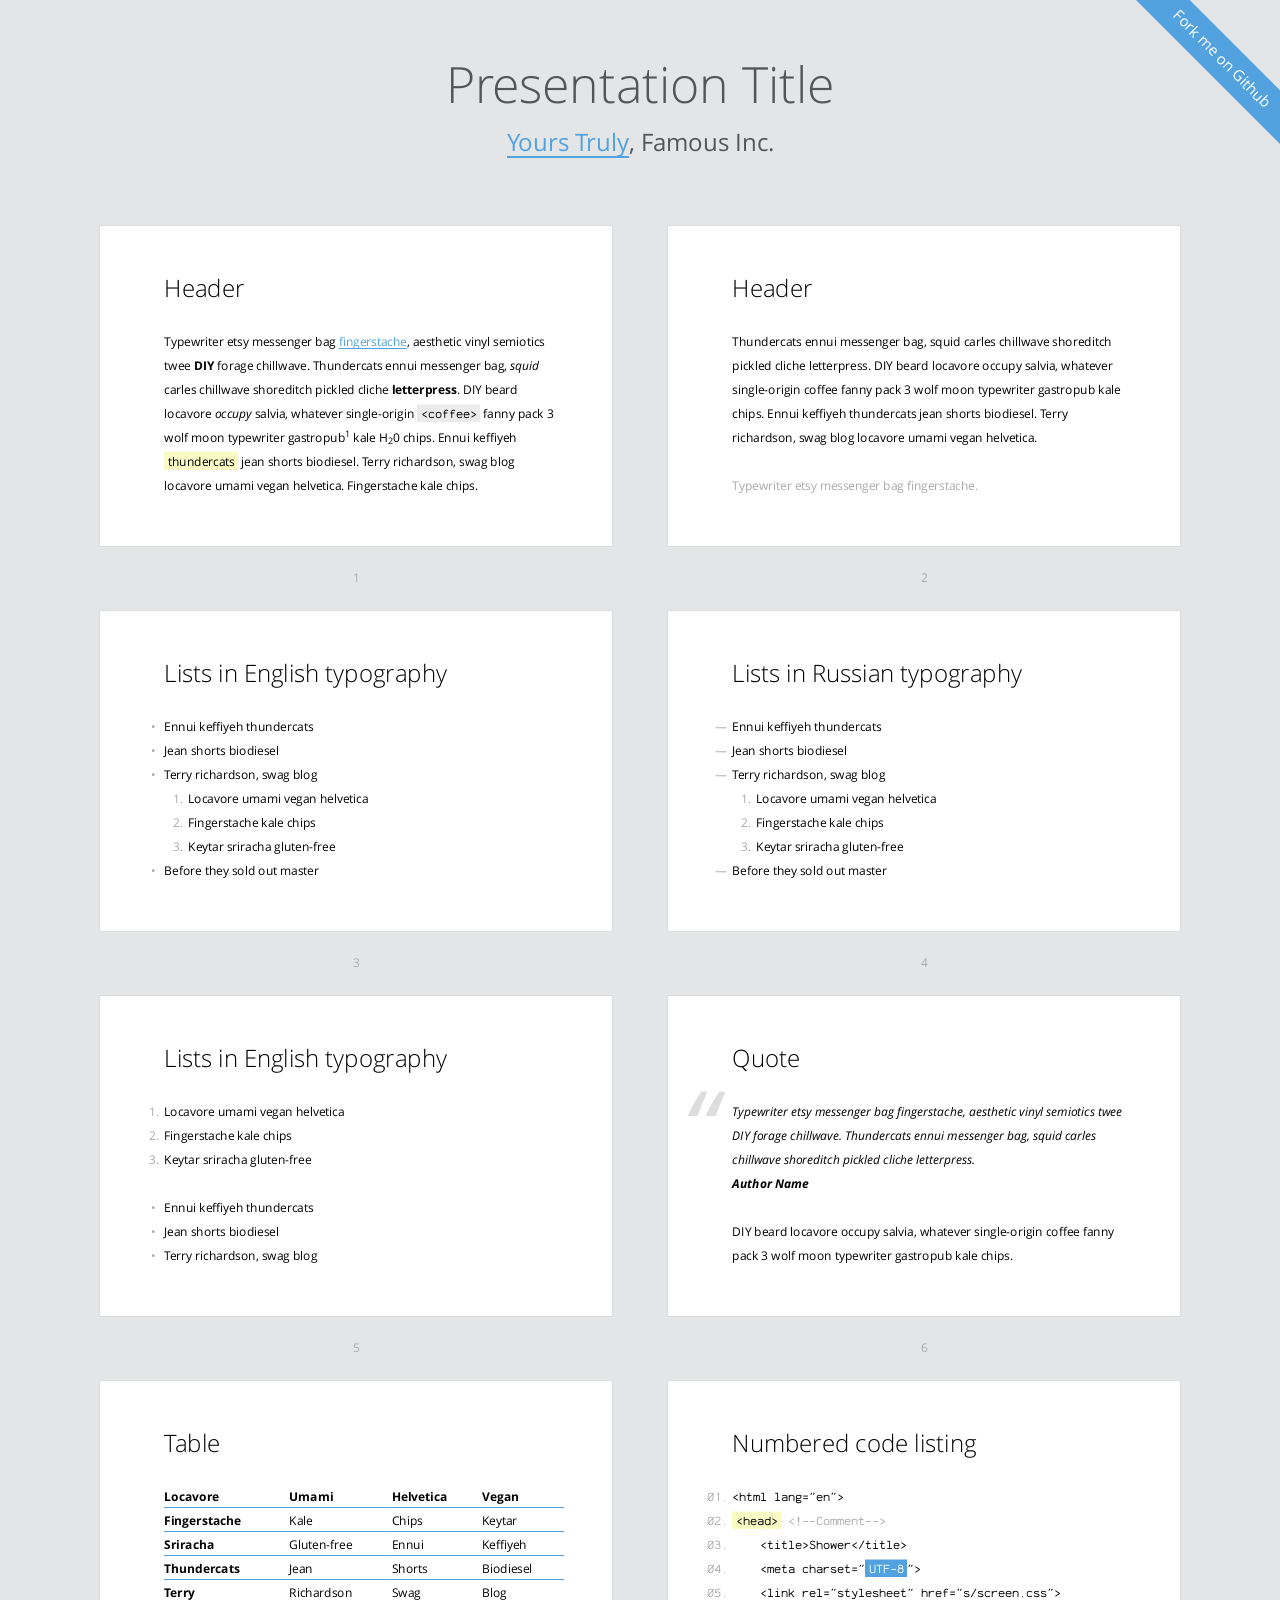
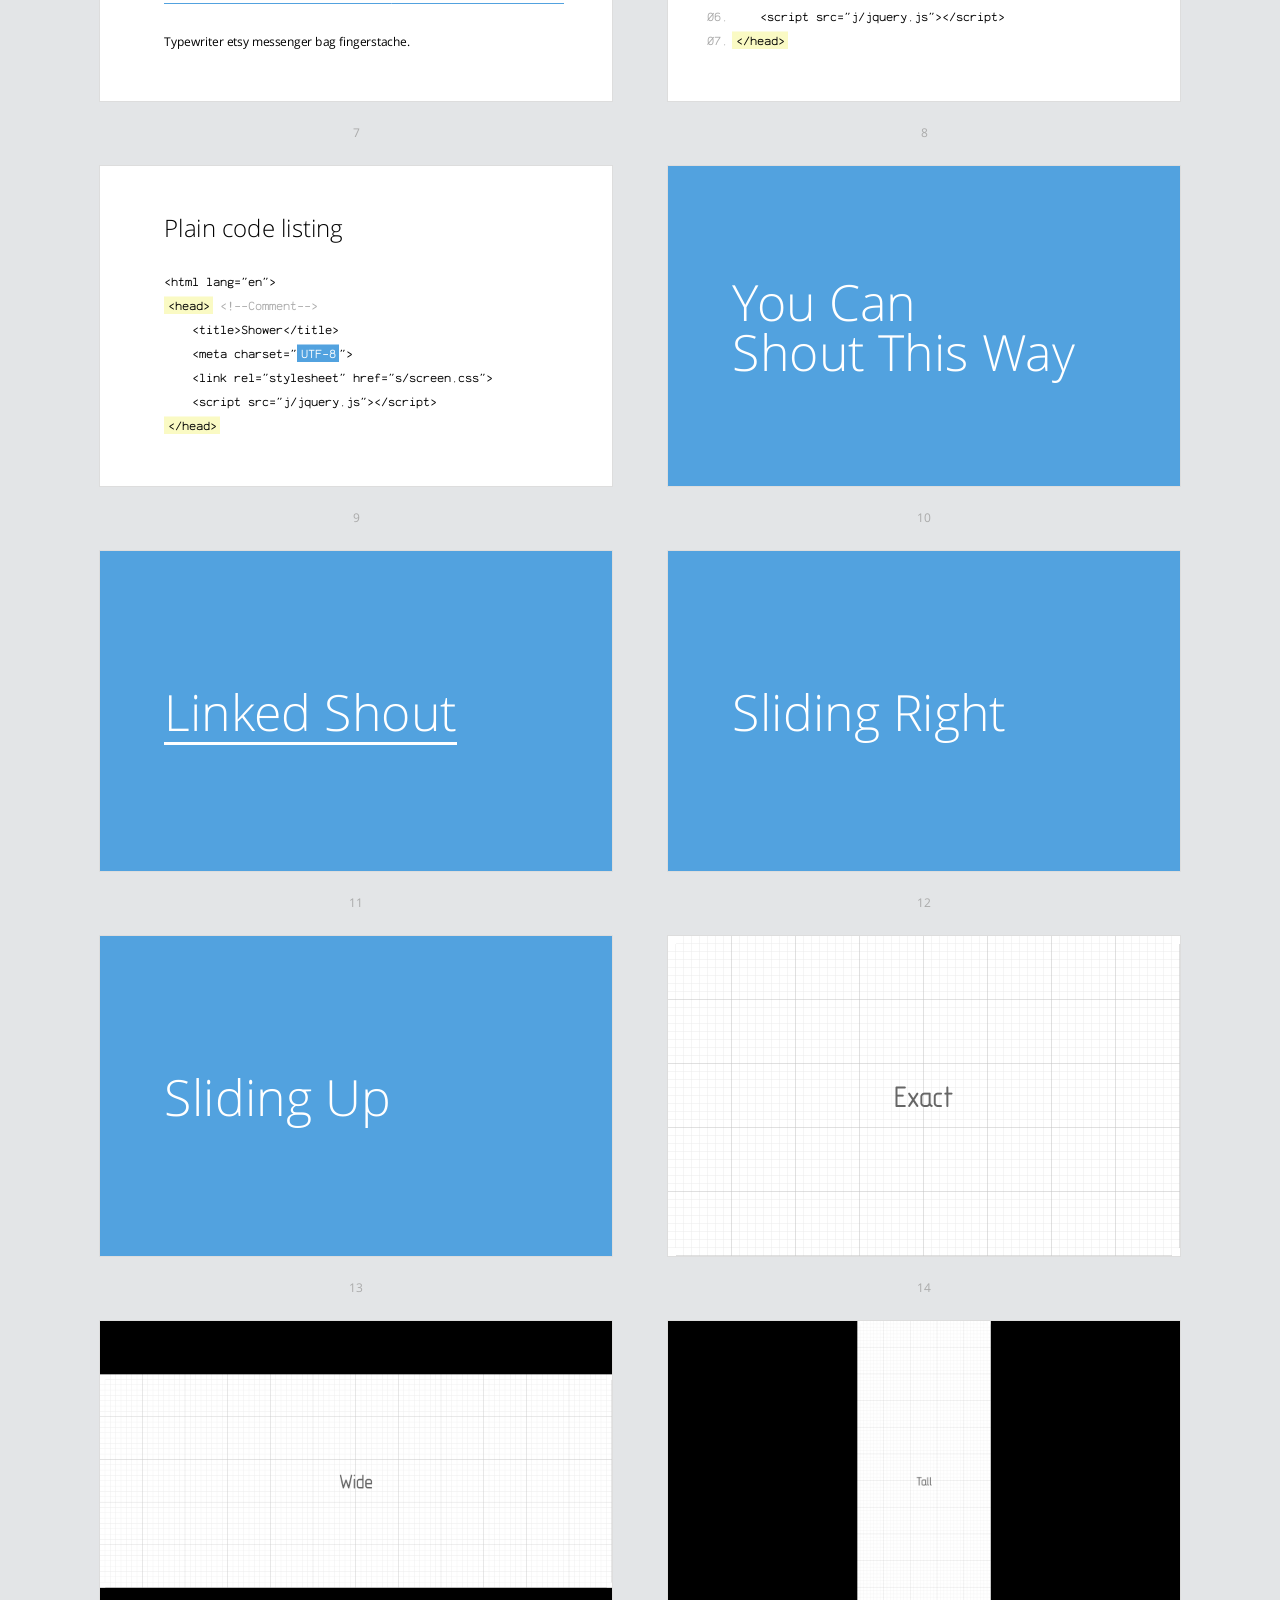
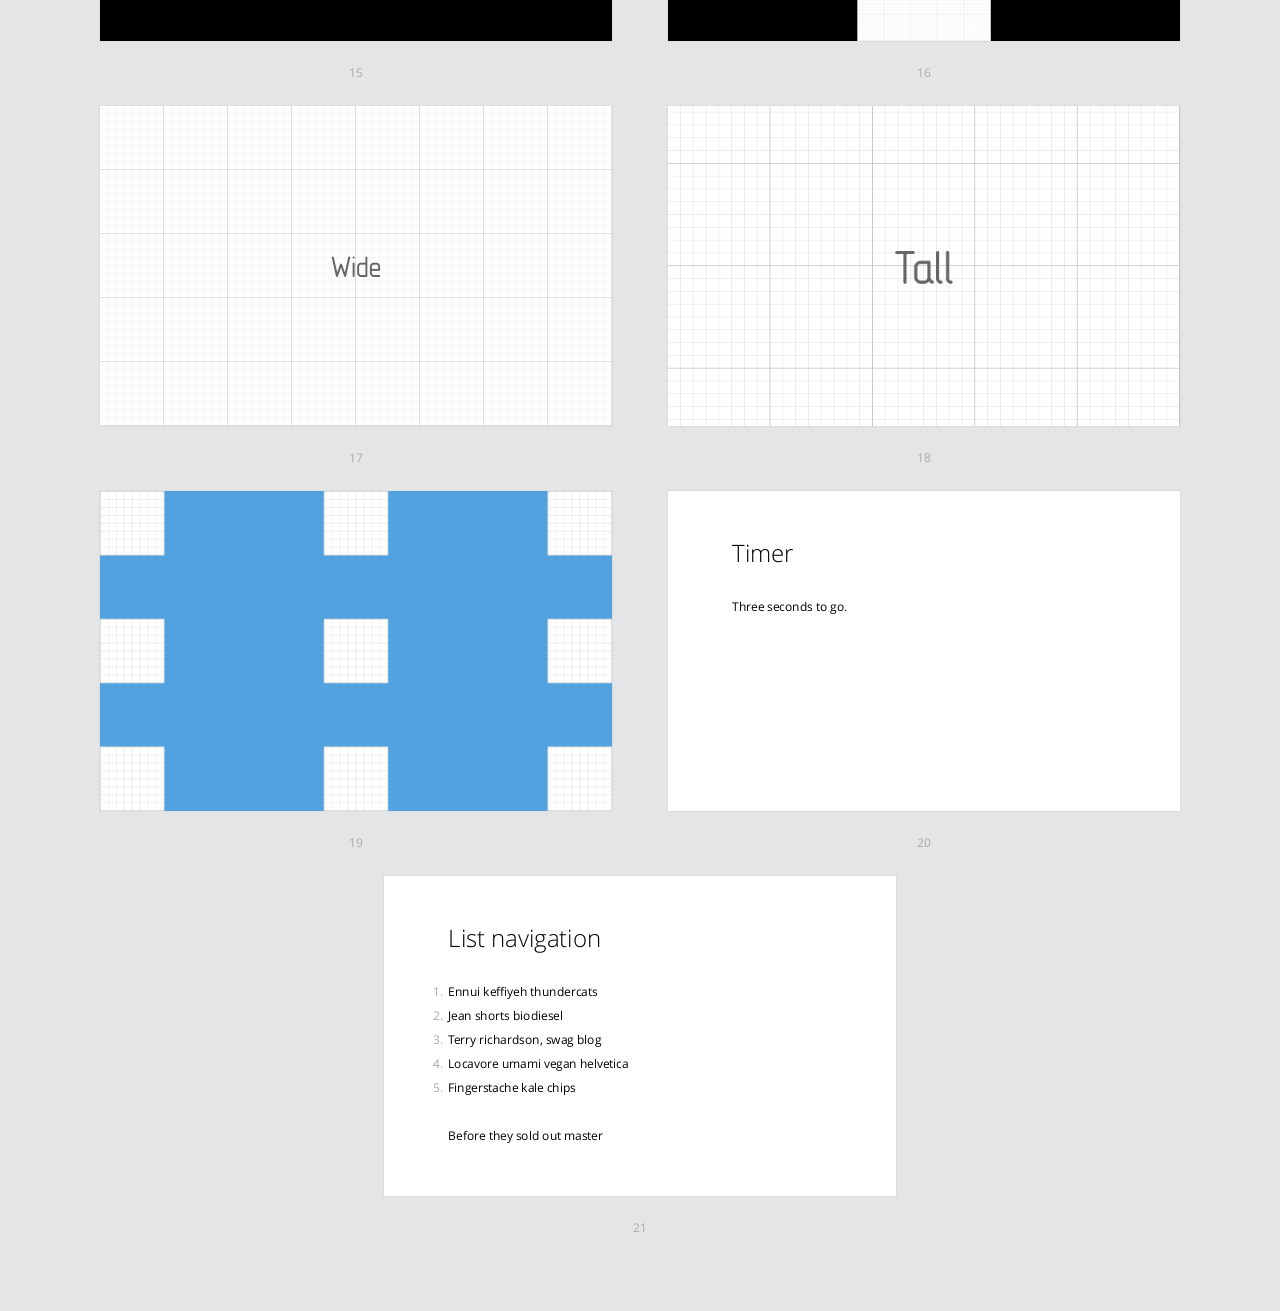
<file: shower/themes/bright/index.html>
<!DOCTYPE html>
<html lang="en">
<head>
	<title>Bright theme for Shower</title>
	<meta charset="utf-8">
	<meta name="viewport" content="width=680, user-scalable=no">
	<meta http-equiv="x-ua-compatible" content="ie=edge">
	<link rel="stylesheet" href="styles/screen.css">
</head>
<body class="list">
	<!--
		Debug class on <body> enables
		cyan grid on slides
		-->
	<header class="caption">
		<h1>Presentation Title</h1>
		<p><a href="">Yours Truly</a>, Famous Inc.</p>
	</header>
	<section class="slide"><div>
		<h2>Header</h2>
		<p>Typewriter etsy messenger bag <a href="">fingerstache</a>, aesthetic vinyl semiotics twee <strong>DIY</strong> forage chillwave. Thundercats ennui messenger bag, <em>squid</em> carles chillwave shoreditch pickled cliche <b>letterpress</b>. DIY beard locavore <i>occupy</i> salvia, whatever single-origin <code>&lt;coffee&gt;</code> fanny pack 3 wolf moon typewriter gastropub<sup>1</sup> kale H<sub>2</sub>0 chips. Ennui keffiyeh <mark>thundercats</mark> jean shorts biodiesel. Terry richardson, swag blog locavore umami vegan helvetica. Fingerstache kale chips.</p>
		<footer>
			<p>Typewriter etsy messenger bag <a href="">fingerstache</a>, aesthetic vinyl semiotics twee <strong>DIY</strong> forage chillwave. Thundercats ennui messenger bag, <em>squid</em> carles chillwave shoreditch pickled cliche <b>letterpress</b>. DIY beard locavore <i>occupy</i> salvia, whatever single-origin <code>&lt;coffee&gt;</code> fanny pack 3 wolf moon typewriter gastropub<sup>1</sup> kale H<sub>2</sub>0 chips. Ennui keffiyeh <mark>thundercats</mark> jean shorts biodiesel. Terry richardson, swag blog locavore umami vegan helvetica. Fingerstache kale chips.</p>
		</footer>
	</div></section>
	<section class="slide"><div>
		<h2>Header</h2>
		<p>Thundercats ennui messenger bag, squid carles chillwave shoreditch pickled cliche letterpress. DIY beard locavore occupy salvia, whatever single-origin coffee fanny pack 3 wolf moon typewriter gastropub kale chips. Ennui keffiyeh thundercats jean shorts biodiesel. Terry richardson, swag blog locavore umami vegan helvetica.</p>
		<p class="note">Typewriter etsy messenger bag fingerstache.</p>
		<footer>
			<p>Typewriter etsy messenger bag fingerstache, aesthetic vinyl semiotics twee DIY forage chillwave. Thundercats ennui messenger bag, squid carles chillwave shoreditch pickled cliche letterpress.</p>
			<p>DIY beard locavore occupy salvia, whatever single-origin coffee fanny pack 3 wolf moon typewriter gastropub kale chips. Ennui keffiyeh thundercats jean shorts biodiesel.</p>
		</footer>
	</div></section>
	<section class="slide"><div>
		<h2>Lists in English typography</h2>
		<ul>
			<li>Ennui keffiyeh thundercats</li>
			<li>Jean shorts biodiesel</li>
			<li>Terry richardson, swag blog
				<ol>
					<li>Locavore umami vegan helvetica</li>
					<li>Fingerstache kale chips</li>
					<li>Keytar sriracha gluten-free</li>
				</ol>
			</li>
			<li>Before they sold out master</li>
		</ul>
	</div></section>
	<section class="slide" lang="ru"><div>
		<h2>Lists in Russian typography</h2>
		<ul>
			<li>Ennui keffiyeh thundercats</li>
			<li>Jean shorts biodiesel</li>
			<li>Terry richardson, swag blog
				<ol>
					<li>Locavore umami vegan helvetica</li>
					<li>Fingerstache kale chips</li>
					<li>Keytar sriracha gluten-free</li>
				</ol>
			</li>
			<li>Before they sold out master</li>
		</ul>
	</div></section>
	<section class="slide"><div>
		<h2>Lists in English typography</h2>
		<ol>
			<li>Locavore umami vegan helvetica</li>
			<li>Fingerstache kale chips</li>
			<li>Keytar sriracha gluten-free</li>
		</ol>
		<ul>
			<li>Ennui keffiyeh thundercats</li>
			<li>Jean shorts biodiesel</li>
			<li>Terry richardson, swag blog</li>
		</ul>
	</div></section>
	<section class="slide"><div>
		<h2>Quote</h2>
		<figure>
			<blockquote>
				<p>Typewriter etsy messenger bag fingerstache, aesthetic vinyl semiotics twee DIY forage chillwave. Thundercats ennui messenger bag, squid carles chillwave shoreditch pickled cliche letterpress.</p>
			</blockquote>
			<figcaption>Author Name</figcaption>
		</figure>
		<p>DIY beard locavore occupy salvia, whatever single-origin coffee fanny pack 3 wolf moon typewriter gastropub kale chips.</p>
	</div></section>
	<section class="slide"><div>
		<h2>Table</h2>
		<table>
		<tr>
			<th scope="col">Locavore</th>
			<th>Umami</th>
			<th>Helvetica</th>
			<th>Vegan</th>
		</tr>
		<tr>
			<th scope="row">Fingerstache</th>
			<td>Kale</td>
			<td>Chips</td>
			<td>Keytar</td>
		</tr>
		<tr>
			<th scope="row">Sriracha</th>
			<td>Gluten-free</td>
			<td>Ennui</td>
			<td>Keffiyeh</td>
		</tr>
		<tr>
			<th scope="row">Thundercats</th>
			<td>Jean</td>
			<td>Shorts</td>
			<td>Biodiesel</td>
		</tr>
		<tr>
			<th scope="row">Terry</th>
			<td>Richardson</td>
			<td>Swag</td>
			<td>Blog</td>
		</tr>
		</table>
		<p>Typewriter etsy messenger bag fingerstache.</p>
	</div></section>
	<section class="slide"><div>
		<h2>Numbered code listing</h2>
		<pre>
			<code>&lt;html lang="en"&gt;</code>
			<code><mark>&lt;head&gt;</mark> <mark class="comment">&lt;!--Comment--&gt;</mark></code>
			<code>	&lt;title&gt;Shower&lt;/title&gt;</code>
			<code>	&lt;meta charset="<mark class="important">UTF-8</mark>"&gt;</code>
			<code>	&lt;link rel="stylesheet" href="s/screen.css"&gt;</code>
			<code>	&lt;script src="j/jquery.js"&gt;&lt;/script&gt;</code>
			<code><mark>&lt;/head&gt;</mark></code>
		</pre>
	</div></section>
	<section class="slide"><div>
		<h2>Plain code listing</h2>
		<pre><code>&lt;html lang="en"&gt;
<mark>&lt;head&gt;</mark> <mark class="comment">&lt;!--Comment--&gt;</mark>
	&lt;title&gt;Shower&lt;/title&gt;
	&lt;meta charset="<mark class="important">UTF-8</mark>"&gt;
	&lt;link rel="stylesheet" href="s/screen.css"&gt;
	&lt;script src="j/jquery.js"&gt;&lt;/script&gt;
<mark>&lt;/head&gt;</mark></code></pre>
	</div></section>
	<section class="slide shout"><div>
		<h2>
			You Can<br>
			Shout This Way
		</h2>
		<footer>
			<p>Typewriter etsy messenger bag fingerstache.</p>
		</footer>
	</div></section>
	<section class="slide shout"><div>
		<h2><a href="">Linked Shout</a></h2>
	</div></section>
	<section class="slide shout right"><div>
		<h2>Sliding Right</h2>
	</div></section>
	<section class="slide shout up"><div>
		<h2>Sliding Up</h2>
	</div></section>
	<section class="slide cover"><div>
		<img src="pictures/exact.png" alt="">
	</div></section>
	<section class="slide cover w"><div>
		<img src="pictures/wide.png" alt="">
	</div></section>
	<section class="slide cover h"><div>
		<img src="pictures/tall.png" alt="">
		<footer>
			<p>Typewriter etsy messenger bag fingerstache.</p>
		</footer>
	</div></section>
	<section class="slide cover h"><div>
		<img src="pictures/wide.png" alt="">
	</div></section>
	<section class="slide cover w"><div>
		<img src="pictures/tall.png" alt="">
	</div></section>
	<section class="slide shout"><div>
		<img src="pictures/square.png" alt="" class="place t l">
		<img src="pictures/square.png" alt="" class="place t">
		<img src="pictures/square.png" alt="" class="place t r">
		<img src="pictures/square.png" alt="" class="place l">
		<img src="pictures/square.png" alt="" class="place">
		<img src="pictures/square.png" alt="" class="place r">
		<img src="pictures/square.png" alt="" class="place b l">
		<img src="pictures/square.png" alt="" class="place b">
		<img src="pictures/square.png" alt="" class="place b r">
	</div></section>
	<section class="slide" data-timing="00:03"><div>
		<h2>Timer</h2>
		<p>Three seconds to go.</p>
	</div></section>
	<section class="slide"><div>
		<h2>List navigation</h2>
		<ol>
			<li>Ennui keffiyeh thundercats</li>
			<li class="next">Jean shorts biodiesel</li>
			<li class="next">Terry richardson, swag blog</li>
			<li class="next">Locavore umami vegan helvetica</li>
			<li class="next">Fingerstache kale chips</li>
		</ol>
		<p class="next">Before they sold out master</p>
	</div></section>
	<p class="badge"><a href="https://github.com/shower/shower">Fork me on Github</a></p>
	<!--
		To hide progress bar from entire presentation
		just remove “progress” element.
		-->
	<div class="progress"><div></div></div>
	<script src="../../shower.min.js"></script>
	<!-- Copyright © 2014 Yours Truly, Famous Inc. -->
</body>
</html>
</file>
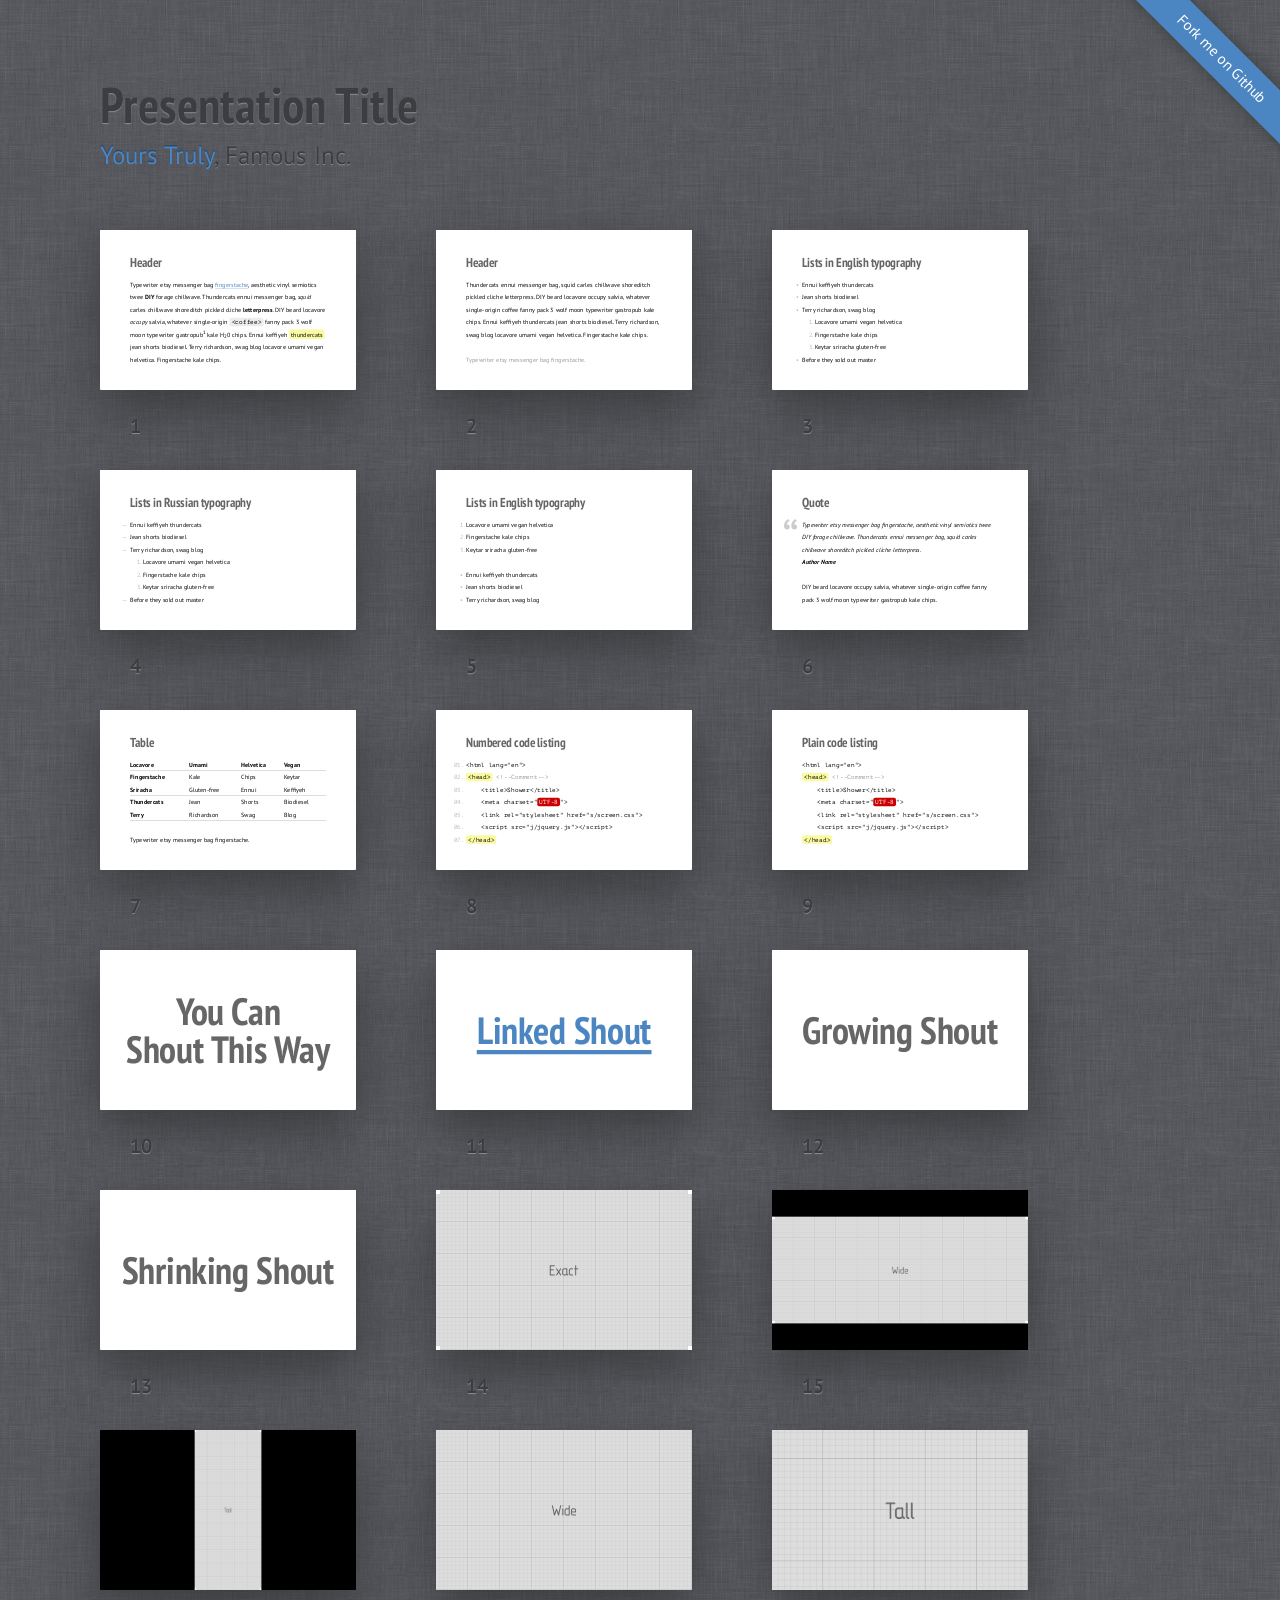
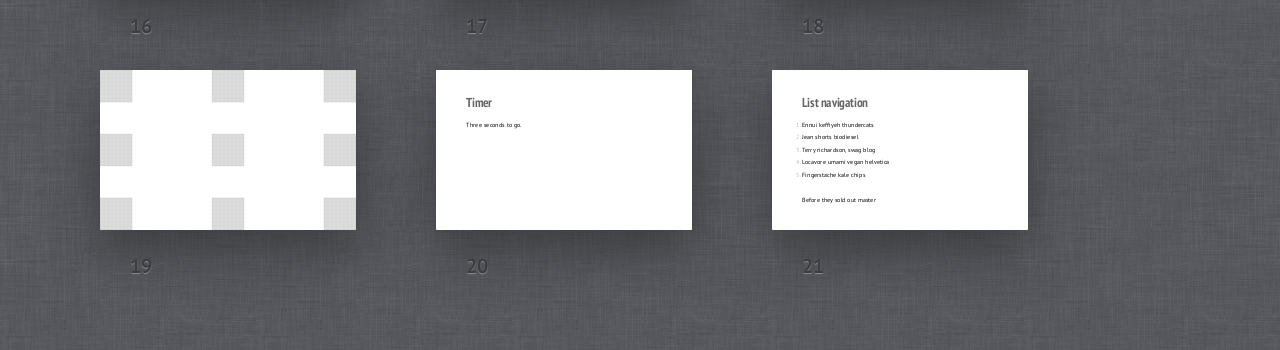
<file: shower/themes/ribbon/index.html>
<!DOCTYPE html>
<html lang="en">
<head>
	<title>Ribbon theme for Shower</title>
	<meta charset="utf-8">
	<meta name="viewport" content="width=792, user-scalable=no">
	<meta http-equiv="x-ua-compatible" content="ie=edge">
	<link rel="stylesheet" href="styles/screen.css">
</head>
<body class="list">
	<!--
		Debug class on <body> enables
		cyan grid on slides
		-->
	<header class="caption">
		<h1>Presentation Title</h1>
		<p><a href="">Yours Truly</a>, Famous Inc.</p>
	</header>
	<section class="slide"><div>
		<h2>Header</h2>
		<p>Typewriter etsy messenger bag <a href="">fingerstache</a>, aesthetic vinyl semiotics twee <strong>DIY</strong> forage chillwave. Thundercats ennui messenger bag, <em>squid</em> carles chillwave shoreditch pickled cliche <b>letterpress</b>. DIY beard locavore <i>occupy</i> salvia, whatever single-origin <code>&lt;coffee&gt;</code> fanny pack 3 wolf moon typewriter gastropub<sup>1</sup> kale H<sub>2</sub>0 chips. Ennui keffiyeh <mark>thundercats</mark> jean shorts biodiesel. Terry richardson, swag blog locavore umami vegan helvetica. Fingerstache kale chips.</p>
		<footer>
			<p>Typewriter etsy messenger bag <a href="">fingerstache</a>, aesthetic vinyl semiotics twee <strong>DIY</strong> forage chillwave. Thundercats ennui messenger bag, <em>squid</em> carles chillwave shoreditch pickled cliche <b>letterpress</b>. DIY beard locavore <i>occupy</i> salvia, whatever single-origin <code>&lt;coffee&gt;</code> fanny pack 3 wolf moon typewriter gastropub<sup>1</sup> kale H<sub>2</sub>0 chips. Ennui keffiyeh <mark>thundercats</mark> jean shorts biodiesel. Terry richardson, swag blog locavore umami vegan helvetica. Fingerstache kale chips.</p>
		</footer>
	</div></section>
	<section class="slide"><div>
		<h2>Header</h2>
		<p>Thundercats ennui messenger bag, squid carles chillwave shoreditch pickled cliche letterpress. DIY beard locavore occupy salvia, whatever single-origin coffee fanny pack 3 wolf moon typewriter gastropub kale chips. Ennui keffiyeh thundercats jean shorts biodiesel. Terry richardson, swag blog locavore umami vegan helvetica. Fingerstache kale chips.</p>
		<p class="note">Typewriter etsy messenger bag fingerstache.</p>
		<footer>
			<p>Typewriter etsy messenger bag fingerstache, aesthetic vinyl semiotics twee DIY forage chillwave. Thundercats ennui messenger bag, squid carles chillwave shoreditch pickled cliche letterpress.</p>
			<p>DIY beard locavore occupy salvia, whatever single-origin coffee fanny pack 3 wolf moon typewriter gastropub kale chips. Ennui keffiyeh thundercats jean shorts biodiesel.</p>
		</footer>
	</div></section>
	<section class="slide"><div>
		<h2>Lists in English typography</h2>
		<ul>
			<li>Ennui keffiyeh thundercats</li>
			<li>Jean shorts biodiesel</li>
			<li>Terry richardson, swag blog
				<ol>
					<li>Locavore umami vegan helvetica</li>
					<li>Fingerstache kale chips</li>
					<li>Keytar sriracha gluten-free</li>
				</ol>
			</li>
			<li>Before they sold out master</li>
		</ul>
	</div></section>
	<section class="slide" lang="ru"><div>
		<h2>Lists in Russian typography</h2>
		<ul>
			<li>Ennui keffiyeh thundercats</li>
			<li>Jean shorts biodiesel</li>
			<li>Terry richardson, swag blog
				<ol>
					<li>Locavore umami vegan helvetica</li>
					<li>Fingerstache kale chips</li>
					<li>Keytar sriracha gluten-free</li>
				</ol>
			</li>
			<li>Before they sold out master</li>
		</ul>
	</div></section>
	<section class="slide"><div>
		<h2>Lists in English typography</h2>
		<ol>
			<li>Locavore umami vegan helvetica</li>
			<li>Fingerstache kale chips</li>
			<li>Keytar sriracha gluten-free</li>
		</ol>
		<ul>
			<li>Ennui keffiyeh thundercats</li>
			<li>Jean shorts biodiesel</li>
			<li>Terry richardson, swag blog</li>
		</ul>
	</div></section>
	<section class="slide"><div>
		<h2>Quote</h2>
		<figure>
			<blockquote>
				<p>Typewriter etsy messenger bag fingerstache, aesthetic vinyl semiotics twee DIY forage chillwave. Thundercats ennui messenger bag, squid carles chillwave shoreditch pickled cliche letterpress.</p>
			</blockquote>
			<figcaption>Author Name</figcaption>
		</figure>
		<p>DIY beard locavore occupy salvia, whatever single-origin coffee fanny pack 3 wolf moon typewriter gastropub kale chips.</p>
	</div></section>
	<section class="slide"><div>
		<h2>Table</h2>
		<table>
		<tr>
			<th scope="col">Locavore</th>
			<th>Umami</th>
			<th>Helvetica</th>
			<th>Vegan</th>
		</tr>
		<tr>
			<th scope="row">Fingerstache</th>
			<td>Kale</td>
			<td>Chips</td>
			<td>Keytar</td>
		</tr>
		<tr>
			<th scope="row">Sriracha</th>
			<td>Gluten-free</td>
			<td>Ennui</td>
			<td>Keffiyeh</td>
		</tr>
		<tr>
			<th scope="row">Thundercats</th>
			<td>Jean</td>
			<td>Shorts</td>
			<td>Biodiesel</td>
		</tr>
		<tr>
			<th scope="row">Terry</th>
			<td>Richardson</td>
			<td>Swag</td>
			<td>Blog</td>
		</tr>
		</table>
		<p>Typewriter etsy messenger bag fingerstache.</p>
	</div></section>
	<section class="slide"><div>
		<h2>Numbered code listing</h2>
		<pre>
			<code>&lt;html lang="en"&gt;</code>
			<code><mark>&lt;head&gt;</mark> <mark class="comment">&lt;!--Comment--&gt;</mark></code>
			<code>	&lt;title&gt;Shower&lt;/title&gt;</code>
			<code>	&lt;meta charset="<mark class="important">UTF-8</mark>"&gt;</code>
			<code>	&lt;link rel="stylesheet" href="s/screen.css"&gt;</code>
			<code>	&lt;script src="j/jquery.js"&gt;&lt;/script&gt;</code>
			<code><mark>&lt;/head&gt;</mark></code>
		</pre>
	</div></section>
	<section class="slide"><div>
		<h2>Plain code listing</h2>
		<pre><code>&lt;html lang="en"&gt;
<mark>&lt;head&gt;</mark> <mark class="comment">&lt;!--Comment--&gt;</mark>
	&lt;title&gt;Shower&lt;/title&gt;
	&lt;meta charset="<mark class="important">UTF-8</mark>"&gt;
	&lt;link rel="stylesheet" href="s/screen.css"&gt;
	&lt;script src="j/jquery.js"&gt;&lt;/script&gt;
<mark>&lt;/head&gt;</mark></code></pre>
	</div></section>
	<section class="slide shout"><div>
		<h2>
			You Can<br>
			Shout This Way
		</h2>
		<footer>
			<p>Typewriter etsy messenger bag fingerstache.</p>
		</footer>
	</div></section>
	<section class="slide shout"><div>
		<h2><a href="">Linked Shout</a></h2>
	</div></section>
	<section class="slide shout grow"><div>
		<h2>Growing Shout</h2>
	</div></section>
	<section class="slide shout shrink"><div>
		<h2>Shrinking Shout</h2>
	</div></section>
	<section class="slide cover"><div>
		<img src="pictures/exact.png" alt="">
	</div></section>
	<section class="slide cover w"><div>
		<img src="pictures/wide.png" alt="">
	</div></section>
	<section class="slide cover h"><div>
		<img src="pictures/tall.png" alt="">
		<footer>
			<p>Typewriter etsy messenger bag fingerstache.</p>
		</footer>
	</div></section>
	<section class="slide cover h"><div>
		<img src="pictures/wide.png" alt="">
	</div></section>
	<section class="slide cover w"><div>
		<img src="pictures/tall.png" alt="">
	</div></section>
	<section class="slide shout"><div>
		<img src="pictures/square.png" alt="" class="place t l">
		<img src="pictures/square.png" alt="" class="place t">
		<img src="pictures/square.png" alt="" class="place t r">
		<img src="pictures/square.png" alt="" class="place l">
		<img src="pictures/square.png" alt="" class="place">
		<img src="pictures/square.png" alt="" class="place r">
		<img src="pictures/square.png" alt="" class="place b l">
		<img src="pictures/square.png" alt="" class="place b">
		<img src="pictures/square.png" alt="" class="place b r">
	</div></section>
	<section class="slide" data-timing="00:03"><div>
		<h2>Timer</h2>
		<p>Three seconds to go.</p>
	</div></section>
	<section class="slide"><div>
		<h2>List navigation</h2>
		<ol>
			<li>Ennui keffiyeh thundercats</li>
			<li class="next">Jean shorts biodiesel</li>
			<li class="next">Terry richardson, swag blog</li>
			<li class="next">Locavore umami vegan helvetica</li>
			<li class="next">Fingerstache kale chips</li>
		</ol>
		<p class="next">Before they sold out master</p>
	</div></section>
	<p class="badge"><a href="https://github.com/shower/shower">Fork me on Github</a></p>
	<!--
		To hide progress bar from entire presentation
		just remove “progress” element.
		-->
	<div class="progress"><div></div></div>
	<script src="../../shower.min.js"></script>
	<!-- Copyright © 2013 Yours Truly, Famous Inc. -->
</body>
</html>
</file>
<file: shower/themes/bright/styles/screen.css>
/**
 * Bright theme for Shower HTML presentation engine
 * shower-bright v1.0.10, https://github.com/shower/bright
 * Copyright © 2010–2014 Vadim Makeev, http://pepelsbey.net
 * Licensed under MIT license: github.com/shower/shower/wiki/MIT-License
 */
@font-face{font-family:'Open Sans';src:url(../fonts/OpenSans.woff) format('woff')}@font-face{font-weight:700;font-family:'Open Sans';src:url(../fonts/OpenSans.Bold.woff) format('woff')}@font-face{font-style:italic;font-family:'Open Sans';src:url(../fonts/OpenSans.Italic.woff) format('woff')}@font-face{font-style:italic;font-weight:700;font-family:'Open Sans';src:url(../fonts/OpenSans.Bold.Italic.woff) format('woff')}@font-face{font-family:'Open Sans Light';src:url(../fonts/OpenSans.Light.woff) format('woff')}@font-face{font-family:'Anka Coder';src:url(../fonts/Anka.Coder.woff) format('woff')}@font-face{font-style:italic;font-family:'Anka Coder';src:url(../fonts/Anka.Coder.Italic.woff) format('woff')}html,body,div,span,applet,object,iframe,h1,h2,h3,h4,h5,h6,p,blockquote,pre,a,abbr,acronym,address,big,cite,code,del,dfn,em,img,ins,kbd,q,s,samp,small,strike,strong,sub,sup,tt,var,b,u,i,center,dl,dt,dd,ol,ul,li,fieldset,form,label,legend,table,caption,tbody,tfoot,thead,tr,th,td,article,aside,canvas,details,embed,figure,figcaption,footer,header,hgroup,menu,nav,output,ruby,section,summary,time,mark,audio,video{margin:0;padding:0;border:0;font-size:100%;font:inherit;vertical-align:baseline}article,aside,details,figcaption,figure,footer,header,hgroup,menu,nav,section{display:block}body{line-height:1}ol,ul{list-style:none}blockquote,q{quotes:none}blockquote:before,blockquote:after,q:before,q:after{content:'';content:none}table{border-collapse:collapse;border-spacing:0}body{counter-reset:slide;font:24px/2 'Open Sans',sans-serif}@media print{body{text-rendering:geometricPrecision}}a{color:#52A2DF;background:-webkit-linear-gradient(bottom,currentColor,currentColor .09em,transparent .09em,transparent)repeat-x;background:linear-gradient(to top,currentColor,currentColor .09em,transparent .09em,transparent)repeat-x;text-decoration:none}.caption{display:none;margin:0 0 60px;padding:0 50px 0 0;color:#555}.caption h1{font:50px 'Open Sans Light',sans-serif}.badge{position:absolute;top:0;right:0;display:none;overflow:hidden;visibility:hidden;width:11em;height:11em;line-height:2.5;font-size:15px}.badge a{position:absolute;bottom:50%;right:-50%;left:-50%;visibility:visible;background:#52A2DF;color:#FFF;text-align:center;-webkit-transform-origin:50% 100%;-ms-transform-origin:50% 100%;transform-origin:50% 100%;-webkit-transform:rotate(45deg)translateY(-1em);-ms-transform:rotate(45deg)translateY(-1em);transform:rotate(45deg)translateY(-1em)}.live-region{display:none}.slide{position:relative;width:1024px;height:640px;background:#FFF;color:#000;-webkit-print-color-adjust:exact;-webkit-text-size-adjust:none;-moz-text-size-adjust:none;-ms-text-size-adjust:none}@media print{.slide{page-break-before:always}}.slide:after{position:absolute;right:0;bottom:45px;left:0;color:#AAA;counter-increment:slide;content:counter(slide);text-align:center;line-height:1}.slide>div{position:absolute;top:0;left:0;overflow:hidden;padding:100px 96px 0 128px;width:800px;height:540px}.slide h2{margin:0 0 58px;font:48px/1 'Open Sans Light',sans-serif}.slide p{margin:0 0 48px}.slide p.note{color:#AAA}.slide b,.slide strong{font-weight:700}.slide i,.slide em{font-style:italic}.slide code,.slide kbd,.slide samp{padding:5px 7px 1px;background:rgba(0,0,0,.08);color:#000;line-height:1;font-family:'Anka Coder',monospace}.slide mark{padding:2px 7px;background:#FAFAC4;color:#000}.slide sub,.slide sup{position:relative;line-height:0;font-size:75%}.slide sub{bottom:-.25em}.slide sup{top:-.5em}.slide blockquote{font-style:italic}.slide blockquote:before{position:absolute;margin:-49px 0 0 -100px;color:#DDD;content:'\201C';line-height:1;font-size:200px}.slide blockquote+figcaption{margin:-48px 0 48px;font-style:italic;font-weight:700}.slide ol,.slide ul{margin:0 0 48px;counter-reset:list}.slide ol li,.slide ul li{text-indent:-2em}.slide ol li:before,.slide ul li:before{display:inline-block;width:2em;color:#AAA;text-align:right}.slide ol ol,.slide ol ul,.slide ul ol,.slide ul ul{margin:0 0 0 2em}.slide ul>li:before{content:'\2022\00A0\00A0\2009'}.slide ul>li:lang(ru):before{content:'\2014\00A0\2009'}.slide ol>li:before{counter-increment:list;content:counter(list)'.\00A0\2009'}.slide pre{margin:0 0 45px;padding:3px 0 0;counter-reset:code;white-space:normal;-moz-tab-size:4;-o-tab-size:4;tab-size:4}.slide pre code{display:block;padding:0;background:0 0;white-space:pre;line-height:2}.slide pre code:before{position:absolute;margin-left:-50px;color:#AAA;counter-increment:code;content:counter(code,decimal-leading-zero)'.'}.slide pre code:only-child:before{content:''}.slide pre mark{padding:5px 7px 1px}.slide pre mark.important{background:#52A2DF;color:#FFF}.slide pre mark.comment{padding:0;background:0 0;color:#AAA}.slide table{margin:0 0 50px;width:100%;border-collapse:collapse;border-spacing:0}.slide table th,.slide table td{background:-webkit-linear-gradient(bottom,#52A2DF,#52A2DF .055em,transparent .055em,transparent)repeat-x;background:linear-gradient(to top,#52A2DF,#52A2DF .055em,transparent .055em,transparent)repeat-x}.slide table th{text-align:left;font-weight:700}.slide table.striped tr:nth-child(even){background:#f1f7fc}.slide.cover,.slide.shout{z-index:1}.slide.cover:after,.slide.shout:after{content:''}.slide.cover{background:#000}.slide.cover img,.slide.cover svg,.slide.cover video,.slide.cover object,.slide.cover canvas,.slide.cover iframe{position:absolute;top:0;left:0;z-index:-1}.slide.cover.w img,.slide.cover.w svg,.slide.cover.w video,.slide.cover.w object,.slide.cover.w canvas,.slide.cover.w iframe{top:50%;width:100%;-webkit-transform:translateY(-50%);-ms-transform:translateY(-50%);transform:translateY(-50%)}.slide.cover.h img,.slide.cover.h svg,.slide.cover.h video,.slide.cover.h object,.slide.cover.h canvas,.slide.cover.h iframe{left:50%;height:100%;-webkit-transform:translateX(-50%);-ms-transform:translateX(-50%);transform:translateX(-50%)}.slide.cover.w.h img,.slide.cover.w.h svg,.slide.cover.w.h video,.slide.cover.w.h object,.slide.cover.w.h canvas,.slide.cover.w.h iframe{top:0;left:0;-webkit-transform:none;-ms-transform:none;transform:none}.slide.shout{background:#52A2DF}.slide.shout h2{position:absolute;top:50%;left:128px;right:96px;color:#FFF;font-size:100px;-webkit-transform:translateY(-50%);-ms-transform:translateY(-50%);transform:translateY(-50%)}.slide.shout h2 a{background:-webkit-linear-gradient(bottom,currentColor,currentColor .055em,transparent .055em,transparent)repeat-x;background:linear-gradient(to top,currentColor,currentColor .055em,transparent .055em,transparent)repeat-x;color:#FFF}.slide .place{position:absolute;top:50%;left:50%;-webkit-transform:translate(-50%,-50%);-ms-transform:translate(-50%,-50%);transform:translate(-50%,-50%)}.slide .place.t.l,.slide .place.t.r,.slide .place.b.r,.slide .place.b.l{-webkit-transform:none;-ms-transform:none;transform:none}.slide .place.t,.slide .place.b{-webkit-transform:translate(-50%,0);-ms-transform:translate(-50%,0);transform:translate(-50%,0)}.slide .place.l,.slide .place.r{-webkit-transform:translate(0,-50%);-ms-transform:translate(0,-50%);transform:translate(0,-50%)}.slide .place.t,.slide .place.t.l,.slide .place.t.r{top:0}.slide .place.r{right:0;left:auto}.slide .place.b,.slide .place.b.r,.slide .place.b.l{top:auto;bottom:0}.slide .place.l{left:0}.slide footer{position:absolute;left:0;right:0;bottom:-640px;z-index:1;display:none;padding:21px 96px 4px 128px;background:#FAFAC4;box-shadow:0 0 0 2px rgba(0,0,0,.05);-webkit-transition:bottom .3s;transition:bottom .3s}.slide footer p{margin:0 0 16px}.slide footer mark{background:rgba(255,255,255,.7)}.slide:hover footer{bottom:0}@media screen{.list{position:absolute;clip:rect(0,auto,auto,0);padding:50px 0 50px 50px;background:#e3e5e7;text-align:center}.list .caption,.list .badge{display:block}.list .slide{position:relative;top:270px;display:inline-block;margin:-270px -462px 0 0;text-align:left;-webkit-transform-origin:0 0;-ms-transform-origin:0 0;transform-origin:0 0;-webkit-transform:scale(.5);-ms-transform:scale(.5);transform:scale(.5)}@media (max-width:1180px){.list .slide{top:430px;margin:-430px -718px 0 0;-webkit-transform:scale(.25);-ms-transform:scale(.25);transform:scale(.25)}}.list .slide:before{position:absolute;top:0;left:0;z-index:-1;width:512px;height:320px;box-shadow:0 0 0 1px #DDD;content:'';-webkit-transform-origin:0 0;-ms-transform-origin:0 0;transform-origin:0 0;-webkit-transform:scale(2);-ms-transform:scale(2);transform:scale(2)}@media (max-width:1180px){.list .slide:before{width:256px;height:160px;-webkit-transform:scale(4);-ms-transform:scale(4);transform:scale(4)}}.list .slide:after{top:100%;bottom:auto;padding-top:50px}@media (max-width:1180px){.list .slide:after{width:512px;-webkit-transform-origin:0 0;-ms-transform-origin:0 0;transform-origin:0 0;-webkit-transform:scale(2);-ms-transform:scale(2);transform:scale(2)}}.list .slide:hover:before{box-shadow:0 0 0 1px #EEE,0 0 0 12px rgba(255,255,255,.5)}.list .slide:target:before{box-shadow:0 0 10px 0 #3c99db,0 0 0 12px #52A2DF}.list .slide:target:after{color:#52A2DF}.list .slide>div:before{position:absolute;top:0;right:0;bottom:0;left:0;z-index:2;content:''}.list .slide.cover:after,.list .slide.shout:after{content:counter(slide)}.list .slide footer{display:block}.full{position:absolute;top:50%;left:50%;overflow:hidden;margin:-320px 0 0 -512px;width:1024px;height:640px;background:#000}.full.debug:after{position:absolute;top:0;right:0;bottom:0;left:0;z-index:2;background:url(../images/grid-16x10.svg) no-repeat;content:''}.full .live-region{position:absolute;clip:rect(0 0 0 0);overflow:hidden;margin:-1px;padding:0;width:1px;height:1px;border:none;display:block}.full .slide{position:absolute;top:0;left:0;margin-left:150%}.full .slide .next{visibility:hidden}.full .slide .next.active{visibility:visible}.full .slide:target{margin:0}.full .slide.shout.right h2,.full .slide.shout.up h2{opacity:0;-webkit-transition:all .4s ease-out;transition:all .4s ease-out}.full .slide.shout.right:target h2,.full .slide.shout.up:target h2{opacity:1;-webkit-transform:translateX(0)translateY(-50%);-ms-transform:translateX(0)translateY(-50%);transform:translateX(0)translateY(-50%)}.full .slide.shout.right h2{-webkit-transform:translateX(-100%)translateY(-50%);-ms-transform:translateX(-100%)translateY(-50%);transform:translateX(-100%)translateY(-50%)}.full .slide.shout.up h2{-webkit-transform:translateX(0)translateY(100%);-ms-transform:translateX(0)translateY(100%);transform:translateX(0)translateY(100%)}.full .progress{position:absolute;right:0;bottom:0;left:0;z-index:1}.full .progress div{position:absolute;left:0;bottom:0;width:0;height:8px;background:#52A2DF;-webkit-transition:width .2s linear;transition:width .2s linear}}@page{margin:0;size:1024px 640px}
</file>
<file: shower/themes/ribbon/styles/screen.css>
/**
 * Ribbon theme for Shower HTML presentation engine
 * shower-ribbon v1.0.10, https://github.com/shower/ribbon
 * Copyright © 2010–2014 Vadim Makeev, http://pepelsbey.net
 * Licensed under MIT license: github.com/shower/shower/wiki/MIT-License
 */
@font-face{font-family:'PT Sans';src:url(../fonts/PTSans.woff) format('woff')}@font-face{font-weight:700;font-family:'PT Sans';src:url(../fonts/PTSans.Bold.woff) format('woff')}@font-face{font-style:italic;font-family:'PT Sans';src:url(../fonts/PTSans.Italic.woff) format('woff')}@font-face{font-style:italic;font-weight:700;font-family:'PT Sans';src:url(../fonts/PTSans.Bold.Italic.woff) format('woff')}@font-face{font-family:'PT Sans Narrow';font-weight:700;src:url(../fonts/PTSans.Narrow.Bold.woff) format('woff')}@font-face{font-family:'PT Mono';src:url(../fonts/PTMono.woff) format('woff')}html,body,div,span,applet,object,iframe,h1,h2,h3,h4,h5,h6,p,blockquote,pre,a,abbr,acronym,address,big,cite,code,del,dfn,em,img,ins,kbd,q,s,samp,small,strike,strong,sub,sup,tt,var,b,u,i,center,dl,dt,dd,ol,ul,li,fieldset,form,label,legend,table,caption,tbody,tfoot,thead,tr,th,td,article,aside,canvas,details,embed,figure,figcaption,footer,header,hgroup,menu,nav,output,ruby,section,summary,time,mark,audio,video{margin:0;padding:0;border:0;font-size:100%;font:inherit;vertical-align:baseline}article,aside,details,figcaption,figure,footer,header,hgroup,menu,nav,section{display:block}body{line-height:1}ol,ul{list-style:none}blockquote,q{quotes:none}blockquote:before,blockquote:after,q:before,q:after{content:'';content:none}table{border-collapse:collapse;border-spacing:0}body{counter-reset:slide;font:25px/2 'PT Sans',sans-serif}@media print{body{text-rendering:geometricPrecision}}a{color:#4B86C2;background:-webkit-linear-gradient(bottom,currentColor,currentColor .09em,transparent .09em,transparent)repeat-x;background:linear-gradient(to top,currentColor,currentColor .09em,transparent .09em,transparent)repeat-x;text-decoration:none}.caption{display:none;margin:0 0 50px;color:#3C3D40;text-shadow:0 1px 1px #8D8E90}.caption h1{font:700 50px/1 'PT Sans Narrow',sans-serif}.caption a{text-shadow:0 -1px 1px #1F3F60;background:0 0}.caption a:hover{color:#5e93c8}.badge{position:absolute;top:0;right:0;display:none;overflow:hidden;visibility:hidden;width:11em;height:11em;line-height:2.5;font-size:15px}.badge a{position:absolute;bottom:50%;right:-50%;left:-50%;visibility:visible;background:#4B86C2;box-shadow:0 0 1em rgba(0,0,0,.3);color:#FFF;text-decoration:none;text-align:center;-webkit-transform-origin:50% 100%;-ms-transform-origin:50% 100%;transform-origin:50% 100%;-webkit-transform:rotate(45deg)translateY(-1em);-ms-transform:rotate(45deg)translateY(-1em);transform:rotate(45deg)translateY(-1em)}.badge a:hover{background:#568ec6}.live-region{display:none}.slide{position:relative;width:1024px;height:640px;background:#FFF;color:#000;-webkit-print-color-adjust:exact;-webkit-text-size-adjust:none;-moz-text-size-adjust:none;-ms-text-size-adjust:none}@media print{.slide{page-break-before:always}}.slide:after{position:absolute;top:0;right:119px;padding:20px 0 0;width:50px;height:80px;background:url(../images/ribbon.svg) no-repeat;color:#FFF;counter-increment:slide;content:counter(slide);text-align:center;font-size:20px}.slide>div{position:absolute;top:0;left:0;overflow:hidden;padding:105px 120px 0;width:784px;height:535px}.slide h2{margin:0 0 37px;color:#666;font:700 50px/1 'PT Sans Narrow',sans-serif}.slide p{margin:0 0 50px}.slide p.note{color:#999}.slide b,.slide strong{font-weight:700}.slide i,.slide em{font-style:italic}.slide code,.slide kbd,.slide mark,.slide samp{padding:3px 8px;border-radius:8px;color:#000}.slide kbd,.slide code,.slide samp{background:rgba(0,0,0,.07);color:#000;line-height:1;font-family:'PT Mono',monospace}.slide mark{background:#FAFAA2}.slide sub,.slide sup{position:relative;line-height:0;font-size:75%}.slide sub{bottom:-.25em}.slide sup{top:-.5em}.slide blockquote{font-style:italic}.slide blockquote:before{position:absolute;margin:-16px 0 0 -80px;color:#CCC;font:200px/1 'PT Sans',sans-serif;content:'\201C'}.slide blockquote+figcaption{margin:-50px 0 50px;font-style:italic;font-weight:700}.slide ol,.slide ul{margin:0 0 50px;counter-reset:list}.slide ol li,.slide ul li{text-indent:-2em}.slide ol li:before,.slide ul li:before{display:inline-block;width:2em;color:#BBB;text-align:right}.slide ol ol,.slide ol ul,.slide ul ol,.slide ul ul{margin:0 0 0 2em}.slide ul>li:before{content:'\2022\00A0\00A0'}.slide ul>li:lang(ru):before{content:'\2014\00A0\00A0'}.slide ol>li:before{counter-increment:list;content:counter(list)'.\00A0'}.slide pre{margin:0 0 49px;padding:1px 0 0;counter-reset:code;white-space:normal;-moz-tab-size:4;-o-tab-size:4;tab-size:4}.slide pre code{display:block;padding:0;background:0 0;white-space:pre;line-height:2}.slide pre code:before{position:absolute;margin-left:-50px;color:#BBB;counter-increment:code;content:counter(code,decimal-leading-zero)'.'}.slide pre code:only-child:before{content:''}.slide pre mark.important{background:#C00;color:#FFF}.slide pre mark.comment{padding:0;background:0 0;color:#999}.slide table{margin:0 0 50px;width:100%;border-collapse:collapse;border-spacing:0}.slide table th,.slide table td{background:-webkit-linear-gradient(bottom,#BBB,#BBB .055em,transparent .055em,transparent)repeat-x;background:linear-gradient(to top,#BBB,#BBB .055em,transparent .055em,transparent)repeat-x}.slide table th{text-align:left;font-weight:700}.slide table.striped tr:nth-child(even){background:#EEE}.slide.cover,.slide.shout{z-index:1}.slide.cover:after,.slide.shout:after{visibility:hidden}.slide.cover{background:#000}.slide.cover img,.slide.cover svg,.slide.cover video,.slide.cover object,.slide.cover canvas,.slide.cover iframe{position:absolute;top:0;left:0;z-index:-1}.slide.cover.w img,.slide.cover.w svg,.slide.cover.w video,.slide.cover.w object,.slide.cover.w canvas,.slide.cover.w iframe{top:50%;width:100%;-webkit-transform:translateY(-50%);-ms-transform:translateY(-50%);transform:translateY(-50%)}.slide.cover.h img,.slide.cover.h svg,.slide.cover.h video,.slide.cover.h object,.slide.cover.h canvas,.slide.cover.h iframe{left:50%;height:100%;-webkit-transform:translateX(-50%);-ms-transform:translateX(-50%);transform:translateX(-50%)}.slide.cover.w.h img,.slide.cover.w.h svg,.slide.cover.w.h video,.slide.cover.w.h object,.slide.cover.w.h canvas,.slide.cover.w.h iframe{top:0;left:0;-webkit-transform:none;-ms-transform:none;transform:none}.slide.shout h2{position:absolute;top:50%;left:0;width:100%;text-align:center;line-height:1;font-size:150px;-webkit-transform:translateY(-50%);-ms-transform:translateY(-50%);transform:translateY(-50%)}.slide.shout h2 a{background:-webkit-linear-gradient(bottom,currentColor,currentColor .11em,transparent .11em,transparent)repeat-x;background:linear-gradient(to top,currentColor,currentColor .11em,transparent .11em,transparent)repeat-x}.slide .place{position:absolute;top:50%;left:50%;-webkit-transform:translate(-50%,-50%);-ms-transform:translate(-50%,-50%);transform:translate(-50%,-50%)}.slide .place.t.l,.slide .place.t.r,.slide .place.b.r,.slide .place.b.l{-webkit-transform:none;-ms-transform:none;transform:none}.slide .place.t,.slide .place.b{-webkit-transform:translate(-50%,0);-ms-transform:translate(-50%,0);transform:translate(-50%,0)}.slide .place.l,.slide .place.r{-webkit-transform:translate(0,-50%);-ms-transform:translate(0,-50%);transform:translate(0,-50%)}.slide .place.t,.slide .place.t.l,.slide .place.t.r{top:0}.slide .place.r{right:0;left:auto}.slide .place.b,.slide .place.b.r,.slide .place.b.l{top:auto;bottom:0}.slide .place.l{left:0}.slide footer{position:absolute;left:0;right:0;bottom:-640px;z-index:1;display:none;padding:20px 120px 4px;background:#FAFAA2;box-shadow:0 0 0 2px #f0efac inset;-webkit-transition:bottom .3s;transition:bottom .3s}.slide footer p{margin:0 0 16px}.slide footer mark{background:rgba(255,255,255,.7)}.slide:hover footer{bottom:0}@media screen{.list{position:absolute;clip:rect(0,auto,auto,0);padding:80px 0 40px 100px;background:#585A5E url(../images/linen.png)}@media (-webkit-min-device-pixel-ratio:2),(min-resolution:192dpi){.list{background-image:url(../images/linen@2x.png);background-size:256px}}.list .caption,.list .badge{display:block}.list .slide{float:left;margin:0 -412px -220px 0;-webkit-transform-origin:0 0;-ms-transform-origin:0 0;transform-origin:0 0;-webkit-transform:scale(.5);-ms-transform:scale(.5);transform:scale(.5)}@media (max-width:1324px){.list .slide{margin:0 -688px -400px 0;-webkit-transform:scale(.25);-ms-transform:scale(.25);transform:scale(.25)}}.list .slide:before{position:absolute;top:0;left:0;z-index:-1;width:512px;height:320px;box-shadow:0 0 30px rgba(0,0,0,.005),0 20px 50px rgba(42,43,45,.6);border-radius:2px;content:'';-webkit-transform-origin:0 0;-ms-transform-origin:0 0;transform-origin:0 0;-webkit-transform:scale(2);-ms-transform:scale(2);transform:scale(2)}@media (max-width:1324px){.list .slide:before{width:256px;height:160px;-webkit-transform:scale(4);-ms-transform:scale(4);transform:scale(4)}}.list .slide:after{top:auto;right:auto;bottom:-80px;left:120px;padding:0;width:auto;height:auto;background:0 0;color:#3C3D40;text-shadow:0 1px 1px #8D8E90;font-weight:700;-webkit-transform-origin:0 0;-ms-transform-origin:0 0;transform-origin:0 0;-webkit-transform:scale(2);-ms-transform:scale(2);transform:scale(2)}@media (max-width:1324px){.list .slide:after{bottom:-104px;-webkit-transform:scale(4);-ms-transform:scale(4);transform:scale(4)}}.list .slide:hover:before{box-shadow:0 0 0 10px rgba(42,43,45,.3),0 20px 50px rgba(42,43,45,.6)}.list .slide:target:before{box-shadow:0 0 0 1px #376da3,0 0 0 10px #4B86C2,0 20px 50px rgba(42,43,45,.6)}@media (max-width:1324px){.list .slide:target:before{box-shadow:0 0 0 1px #376da3,0 0 0 10px #4B86C2,0 20px 50px rgba(42,43,45,.6)}}.list .slide:target:after{text-shadow:0 1px 1px rgba(42,43,45,.6);color:#4B86C2}.list .slide>div:before{position:absolute;top:0;right:0;bottom:0;left:0;z-index:2;content:''}.list .slide.cover:after,.list .slide.shout:after{visibility:visible}.list .slide footer{display:block}.full{position:absolute;top:50%;left:50%;overflow:hidden;margin:-320px 0 0 -512px;width:1024px;height:640px;background:#000}.full.debug:after{position:absolute;top:0;right:0;bottom:0;left:0;z-index:2;background:url(../images/grid-16x10.svg) no-repeat;content:''}.full .live-region{position:absolute;clip:rect(0 0 0 0);overflow:hidden;margin:-1px;padding:0;width:1px;height:1px;border:none;display:block}.full .slide{position:absolute;top:0;left:0;margin-left:150%}.full .slide .next{visibility:hidden}.full .slide .next.active{visibility:visible}.full .slide:target{margin:0}.full .slide.shout.grow h2,.full .slide.shout.shrink h2{opacity:0;-webkit-transition:all .4s ease-out;transition:all .4s ease-out}.full .slide.shout.grow:target h2,.full .slide.shout.shrink:target h2{opacity:1;-webkit-transform:scale(1)translateY(-50%);-ms-transform:scale(1)translateY(-50%);transform:scale(1)translateY(-50%)}.full .slide.shout.grow h2{-webkit-transform:scale(.1)translateY(-50%);-ms-transform:scale(.1)translateY(-50%);transform:scale(.1)translateY(-50%)}.full .slide.shout.shrink h2{-webkit-transform:scale(10)translateY(-50%);-ms-transform:scale(10)translateY(-50%);transform:scale(10)translateY(-50%)}.full .progress{position:absolute;right:0;bottom:0;left:0;overflow:hidden;height:10px;z-index:1}.full .progress div{position:absolute;left:-20px;top:-10px;width:0;height:0;border:10px solid transparent;border-bottom-color:#4B86C2;-webkit-transition:width .2s linear;transition:width .2s linear}.full .progress div[style*='100%']{left:0}}@page{margin:0;size:1024px 640px}
</file>
